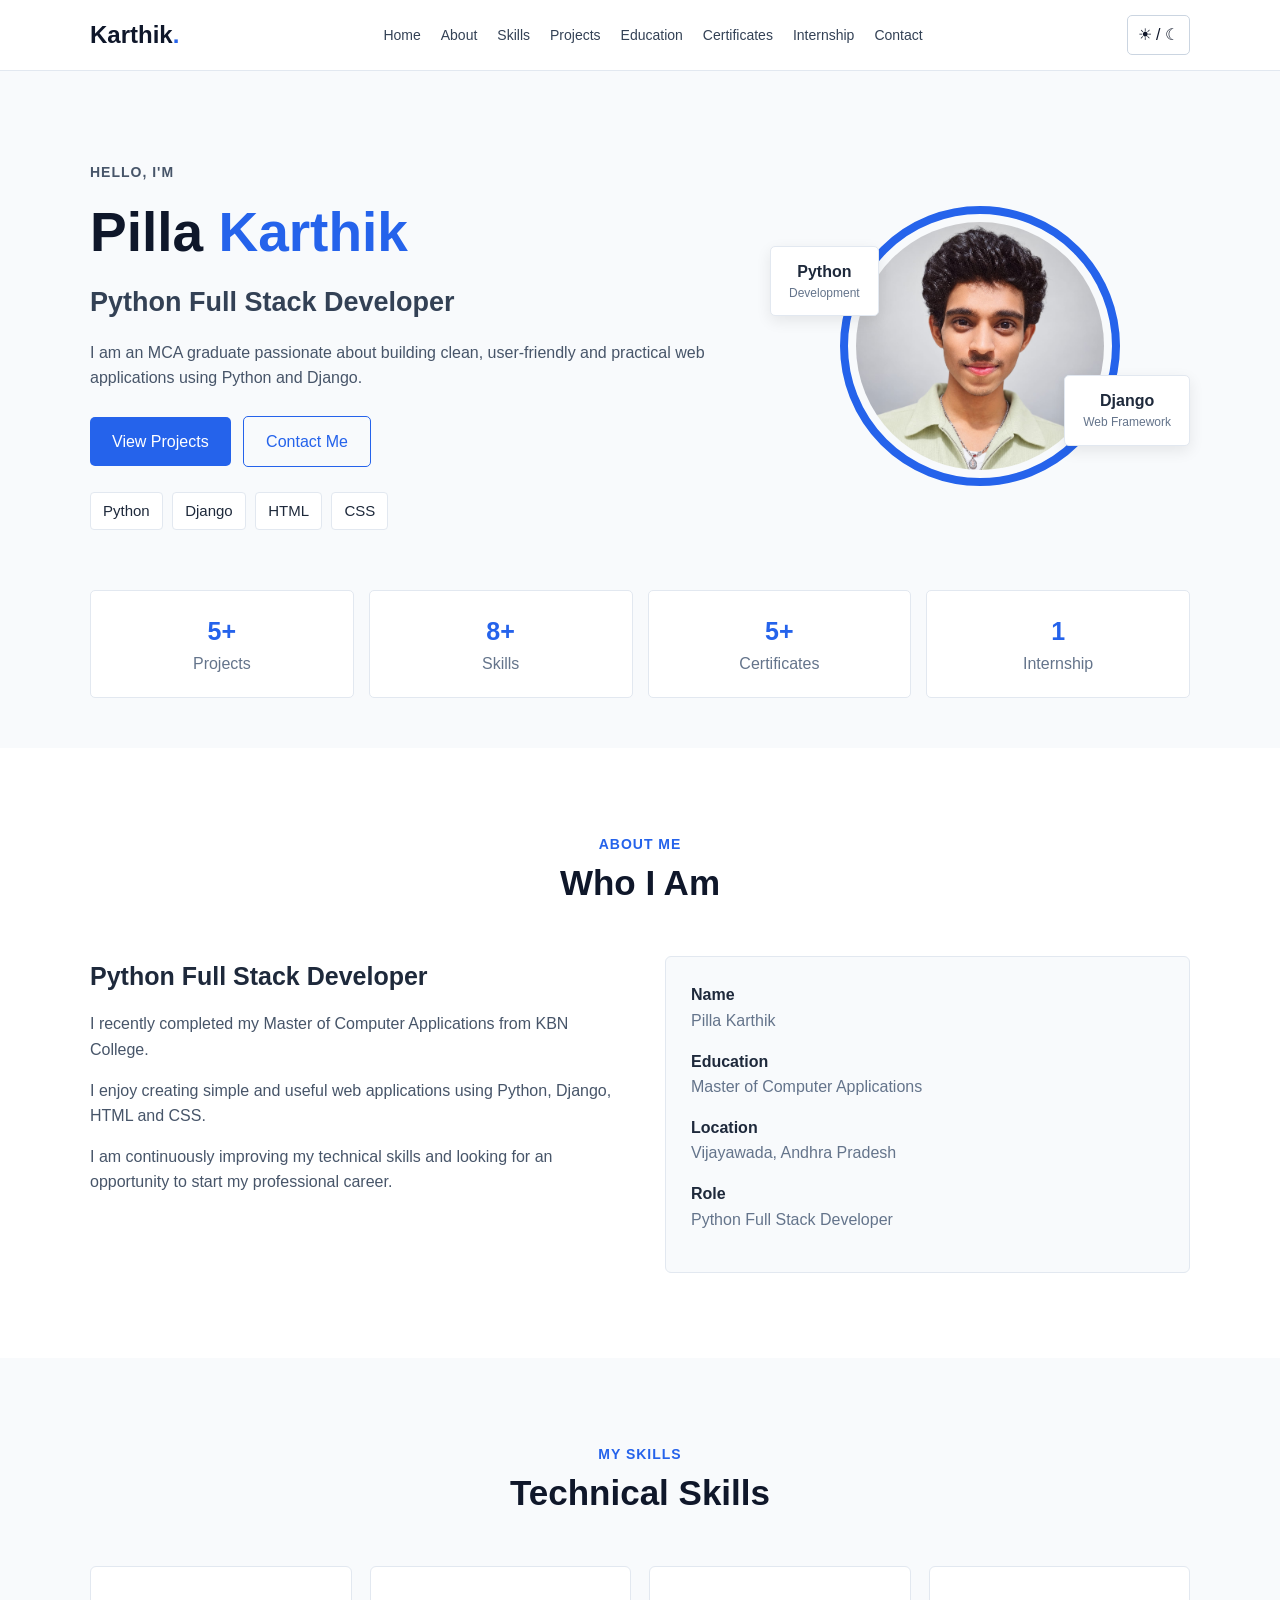
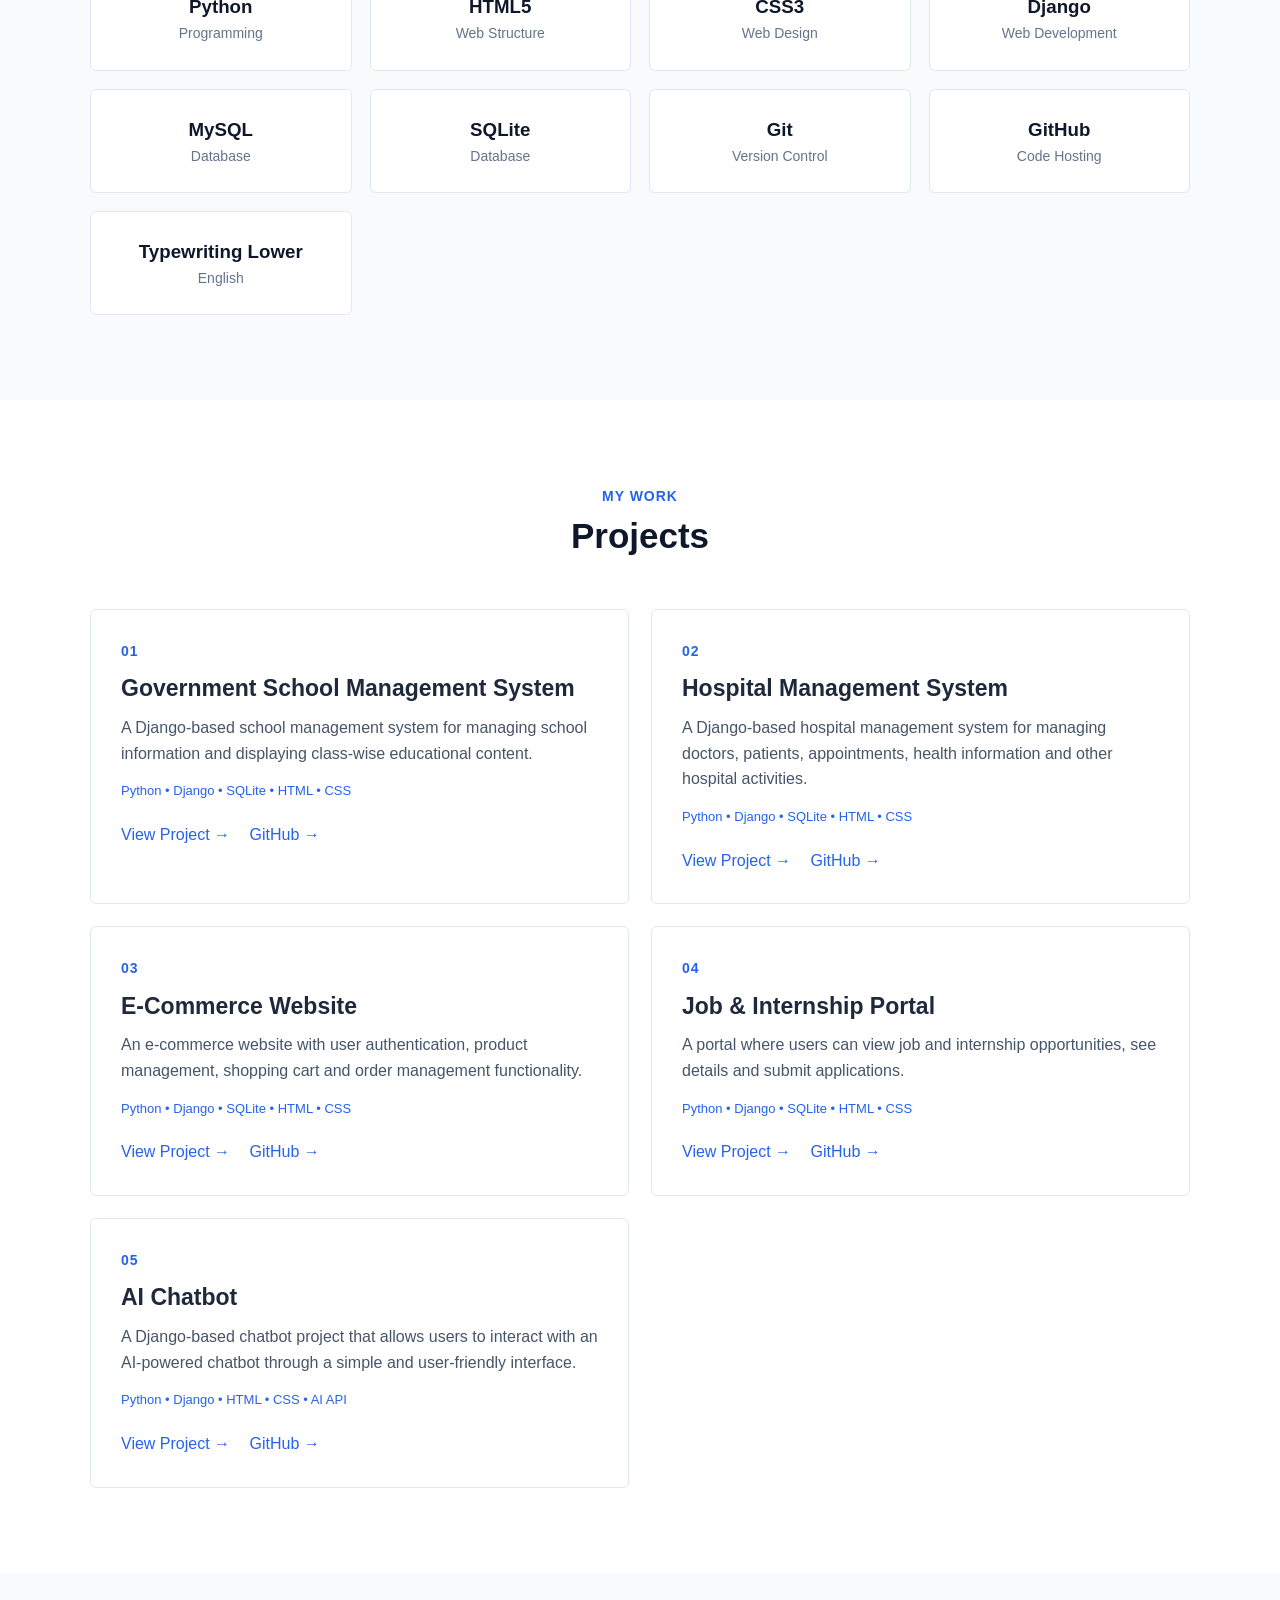
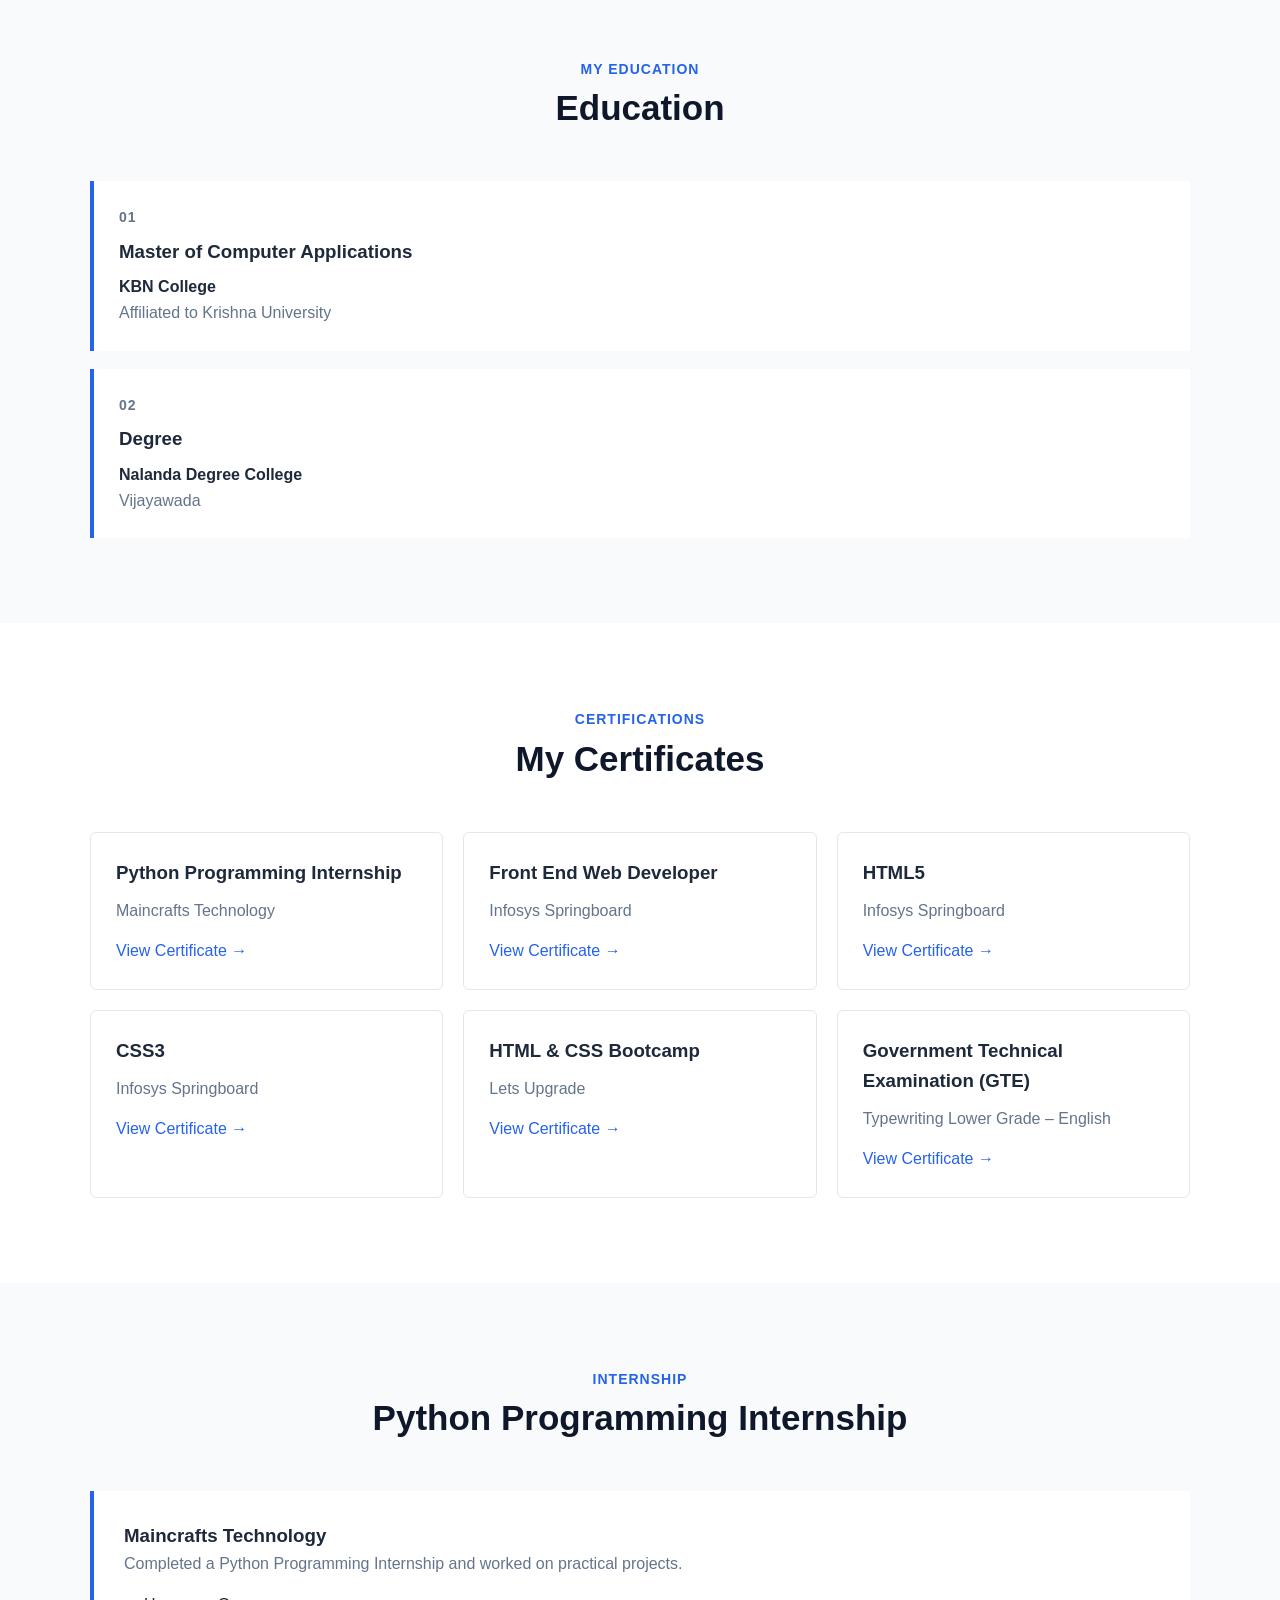
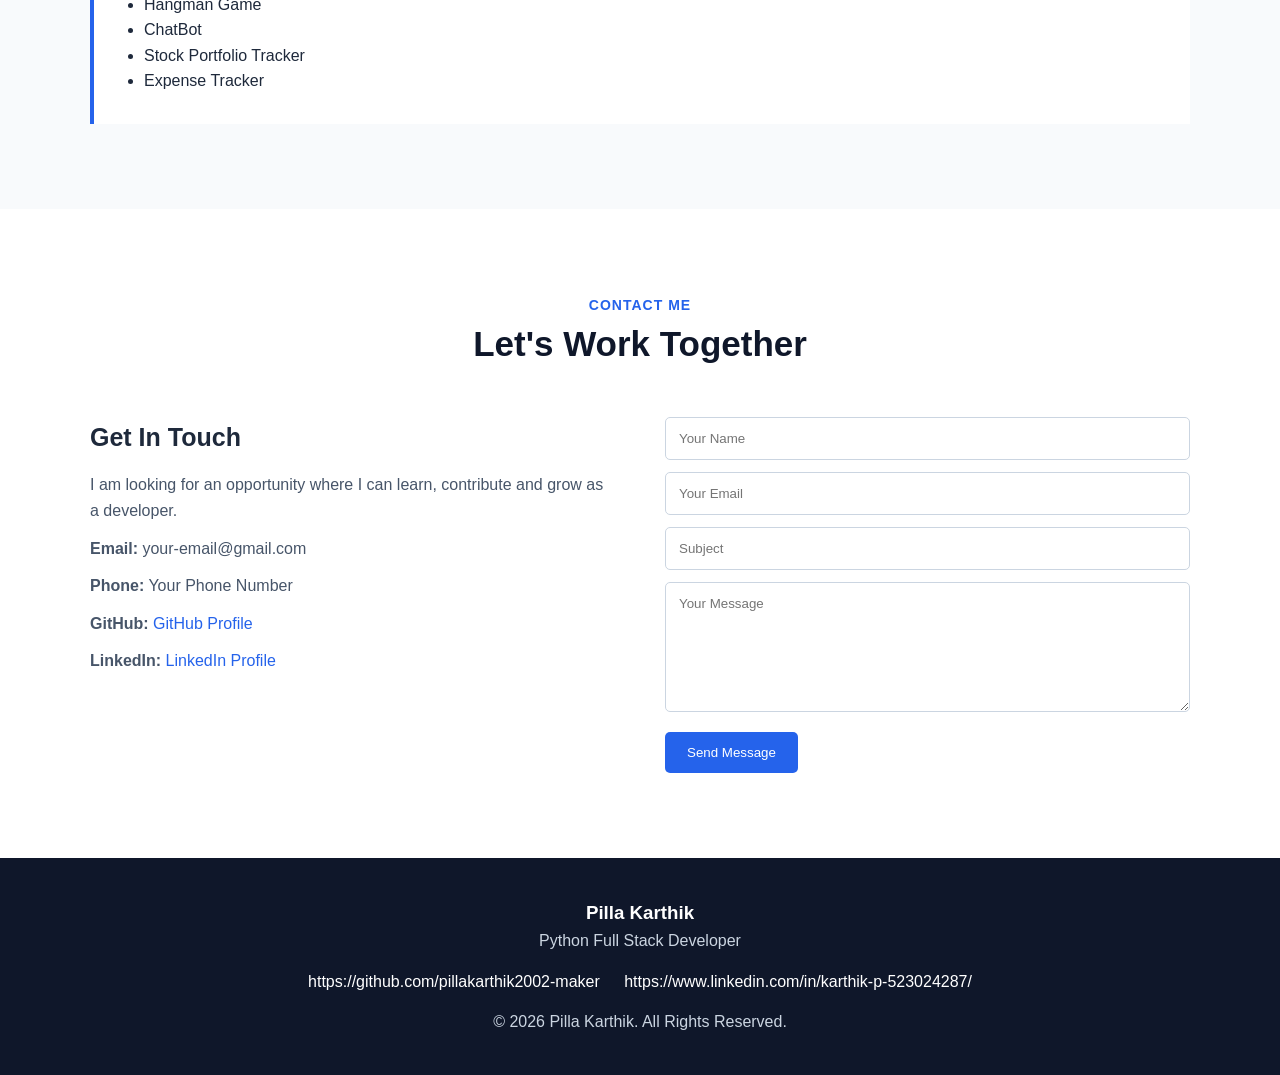
<file: index.html>
<!DOCTYPE html>
<html lang="en">

<head>
    <meta charset="UTF-8">
    <meta name="viewport" content="width=device-width, initial-scale=1.0">

    <title>Pilla Karthik | Python Full Stack Developer</title>

    <link rel="stylesheet" href="style.css">
</head>

<body>

    <!-- Dark and Light Theme -->
    <input type="checkbox" id="theme" style="display:none;">

    <div class="website">

        <!-- Header -->
        <header>
            <div class="container navbar">

                <div class="logo">
                    <h2>Karthik<span>.</span></h2>
                </div>

                <input type="checkbox" id="menu" style="display:none;">

                <label for="menu" class="menu-button">
                    ☰
                </label>

                <nav>
                    <a href="#home" onclick="document.getElementById('menu').checked=false;">Home</a>

                    <a href="#about" onclick="document.getElementById('menu').checked=false;">About</a>

                    <a href="#skills" onclick="document.getElementById('menu').checked=false;">Skills</a>

                    <a href="#projects" onclick="document.getElementById('menu').checked=false;">Projects</a>

                    <a href="#education" onclick="document.getElementById('menu').checked=false;">Education</a>

                    <a href="#certifications" onclick="document.getElementById('menu').checked=false;">Certificates</a>

                    <a href="#internship" onclick="document.getElementById('menu').checked=false;">Internship</a>

                    <a href="#contact" onclick="document.getElementById('menu').checked=false;">Contact</a>
                </nav>

                <label for="theme" class="theme-button">
                    ☀ / ☾
                </label>

            </div>
        </header>


        <!-- Hero Section -->
        <section id="home" class="hero">

            <div class="container hero-content">

                <div class="hero-text">

                    <p class="small-heading">
                        HELLO, I'M
                    </p>

                    <h1>
                        Pilla <span>Karthik</span>
                    </h1>

                    <h2>
                        Python Full Stack Developer
                    </h2>

                    <p>
                        I am an MCA graduate passionate about building
                        clean, user-friendly and practical web applications
                        using Python and Django.
                    </p>

                    <div class="buttons">

                        <a href="#projects" class="button">
                            View Projects
                        </a>

                        <a href="#contact" class="button button-light">
                            Contact Me
                        </a>

                    </div>

                    <div class="technology">

                        <span>Python</span>
                        <span>Django</span>
                        <span>HTML</span>
                        <span>CSS</span>

                    </div>

                </div>


                <div class="hero-image">

                    <div class="profile-circle">

                        <img src="profile.jpg" alt="Pilla Karthik">

                    </div>

                    <div class="small-card python-card">
                        <strong>Python</strong>
                        <p>Development</p>
                    </div>

                    <div class="small-card django-card">
                        <strong>Django</strong>
                        <p>Web Framework</p>
                    </div>

                </div>

            </div>


            <!-- Hero Statistics -->
            <div class="container statistics">

                <div class="stat">
                    <h3>5+</h3>
                    <p>Projects</p>
                </div>

                <div class="stat">
                    <h3>8+</h3>
                    <p>Skills</p>
                </div>

                <div class="stat">
                    <h3>5+</h3>
                    <p>Certificates</p>
                </div>

                <div class="stat">
                    <h3>1</h3>
                    <p>Internship</p>
                </div>

            </div>

        </section>


        <!-- About Section -->
        <section id="about" class="section">

            <div class="container">

                <div class="section-title">

                    <p>ABOUT ME</p>

                    <h2>Who I Am</h2>

                </div>


                <div class="about-content">

                    <div class="about-text">

                        <h3>
                            Python Full Stack Developer
                        </h3>

                        <p>
                            I recently completed my Master of Computer
                            Applications from KBN College.
                        </p>

                        <p>
                            I enjoy creating simple and useful web
                            applications using Python, Django, HTML
                            and CSS.
                        </p>

                        <p>
                            I am continuously improving my technical
                            skills and looking for an opportunity to
                            start my professional career.
                        </p>

                    </div>


                    <div class="about-info">

                        <div>
                            <strong>Name</strong>
                            <p>Pilla Karthik</p>
                        </div>

                        <div>
                            <strong>Education</strong>
                            <p>Master of Computer Applications</p>
                        </div>

                        <div>
                            <strong>Location</strong>
                            <p>Vijayawada, Andhra Pradesh</p>
                        </div>

                        <div>
                            <strong>Role</strong>
                            <p>Python Full Stack Developer</p>
                        </div>

                    </div>

                </div>

            </div>

        </section>


        <!-- Skills Section -->
        <section id="skills" class="section gray">

            <div class="container">

                <div class="section-title">

                    <p>MY SKILLS</p>

                    <h2>Technical Skills</h2>

                </div>


                <div class="skills">

                    <div class="skill">
                        <h3>Python</h3>
                        <p>Programming</p>
                    </div>

                    <div class="skill">
                        <h3>HTML5</h3>
                        <p>Web Structure</p>
                    </div>

                    <div class="skill">
                        <h3>CSS3</h3>
                        <p>Web Design</p>
                    </div>

                    <div class="skill">
                        <h3>Django</h3>
                        <p>Web Development</p>
                    </div>

                    <div class="skill">
                        <h3>MySQL</h3>
                        <p>Database</p>
                    </div>

                    <div class="skill">
                        <h3>SQLite</h3>
                        <p>Database</p>
                    </div>

                    <div class="skill">
                        <h3>Git</h3>
                        <p>Version Control</p>
                    </div>

                    <div class="skill">
                        <h3>GitHub</h3>
                        <p>Code Hosting</p>
                    </div>
                    <div class="skill">
                        <h3>Typewriting Lower</h3>
                        <p>English</p>
                    </div>

                </div>

            </div>

        </section>


        <!-- Projects Section -->
        <!-- Projects Section -->
        <section id="projects" class="section">

            <div class="container">

                <div class="section-title">

                    <p>MY WORK</p>

                    <h2>Projects</h2>

                </div>


                <div class="projects">

                    <!-- Project 1 -->
                    <div class="project">

                        <p class="number">01</p>

                        <h3>
                            Government School Management System
                        </h3>

                        <p>
                            A Django-based school management system for
                            managing school information and displaying
                            class-wise educational content.
                        </p>

                        <p class="tools">
                            Python • Django • SQLite • HTML • CSS
                        </p>

                        <div class="project-links">

                            <a href="#">
                                View Project →
                            </a>

                            <a href="https://github.com/pillakarthik2002-maker/government-school-management-system"
                                target="_blank">
                                GitHub →
                            </a>

                        </div>

                    </div>


                    <!-- Project 2 -->
                    <div class="project">

                        <p class="number">02</p>

                        <h3>
                            Hospital Management System
                        </h3>

                        <p>
                            A Django-based hospital management system
                            for managing doctors, patients, appointments,
                            health information and other hospital activities.
                        </p>

                        <p class="tools">
                            Python • Django • SQLite • HTML • CSS
                        </p>

                        <div class="project-links">

                            <a href="#">
                                View Project →
                            </a>

                            <a href="https://github.com/pillakarthik2002-maker/hospital-management-system"
                                target="_blank">
                                GitHub →
                            </a>

                        </div>

                    </div>


                    <!-- Project 3 -->
                    <div class="project">

                        <p class="number">03</p>

                        <h3>
                            E-Commerce Website
                        </h3>

                        <p>
                            An e-commerce website with user authentication,
                            product management, shopping cart and
                            order management functionality.
                        </p>

                        <p class="tools">
                            Python • Django • SQLite • HTML • CSS
                        </p>

                        <div class="project-links">

                            <a href="#">
                                View Project →
                            </a>

                            <a href="https://github.com/pillakarthik2002-maker/ecommerce-project" target="_blank">
                                GitHub →
                            </a>

                        </div>

                    </div>


                    <!-- Project 4 -->
                    <div class="project">

                        <p class="number">04</p>

                        <h3>
                            Job & Internship Portal
                        </h3>

                        <p>
                            A portal where users can view job and internship
                            opportunities, see details and submit applications.
                        </p>

                        <p class="tools">
                            Python • Django • SQLite • HTML • CSS
                        </p>

                        <div class="project-links">

                            <a href="#">
                                View Project →
                            </a>

                            <a href="https://github.com/pillakarthik2002-maker/job-portal" target="_blank">
                                GitHub →
                            </a>

                        </div>

                    </div>


                    <!-- Project 5 -->
                    <div class="project">

                        <p class="number">05</p>

                        <h3>
                            AI Chatbot
                        </h3>

                        <p>
                            A Django-based chatbot project that allows
                            users to interact with an AI-powered chatbot
                            through a simple and user-friendly interface.
                        </p>

                        <p class="tools">
                            Python • Django • HTML • CSS • AI API
                        </p>

                        <div class="project-links">

                            <a href="#">
                                View Project →
                            </a>

                            <a href="#" target="_blank">
                                GitHub →
                            </a>

                        </div>

                    </div>

                </div>

            </div>

        </section>


        <!-- Education Section -->
        <section id="education" class="section gray">

            <div class="container">

                <div class="section-title">

                    <p>MY EDUCATION</p>

                    <h2>Education</h2>

                </div>


                <div class="education">

                    <div class="education-card">

                        <p class="number">
                            01
                        </p>

                        <h3>
                            Master of Computer Applications
                        </h3>

                        <h4>
                            KBN College
                        </h4>

                        <p>
                            Affiliated to Krishna University
                        </p>

                    </div>


                    <div class="education-card">

                        <p class="number">
                            02
                        </p>

                        <h3>
                            Degree
                        </h3>

                        <h4>
                            Nalanda Degree College
                        </h4>

                        <p>
                            Vijayawada
                        </p>

                    </div>

                </div>

            </div>

        </section>


        <!-- Certifications -->
        <section id="certifications" class="section">

            <div class="container">

                <div class="section-title">

                    <p>CERTIFICATIONS</p>

                    <h2>My Certificates</h2>

                </div>


                <div class="certificates">

                    <div class="certificate">

                        <h3>
                            Python Programming Internship
                        </h3>

                        <p>
                            Maincrafts Technology
                        </p>

                        <a href="#">
                            View Certificate →
                        </a>

                    </div>


                    <div class="certificate">

                        <h3>
                            Front End Web Developer
                        </h3>

                        <p>
                            Infosys Springboard
                        </p>

                        <a href="#">
                            View Certificate →
                        </a>

                    </div>


                    <div class="certificate">

                        <h3>
                            HTML5
                        </h3>

                        <p>
                            Infosys Springboard
                        </p>

                        <a href="#">
                            View Certificate →
                        </a>

                    </div>


                    <div class="certificate">

                        <h3>
                            CSS3
                        </h3>

                        <p>
                            Infosys Springboard
                        </p>

                        <a href="#">
                            View Certificate →
                        </a>

                    </div>


                    <div class="certificate">

                        <h3>
                            HTML & CSS Bootcamp
                        </h3>

                        <p>
                            Lets Upgrade
                        </p>

                        <a href="#">
                            View Certificate →
                        </a>

                    </div>
                    <div class="certificate">
                        <h3>
                            Government Technical Examination (GTE)
                        </h3>
                        <p>
                            Typewriting Lower Grade – English
                        </p>
                        <a href="#">
                            View Certificate →
                        </a>
                    </div>

                </div>

            </div>

        </section>


        <!-- Internship -->
        <section id="internship" class="section gray">

            <div class="container">

                <div class="section-title">

                    <p>INTERNSHIP</p>

                    <h2>Python Programming Internship</h2>

                </div>


                <div class="internship">

                    <h3>
                        Maincrafts Technology
                    </h3>

                    <p>
                        Completed a Python Programming Internship
                        and worked on practical projects.
                    </p>

                    <ul>
                        <li>Hangman Game</li>
                        <li>ChatBot</li>
                        <li>Stock Portfolio Tracker</li>
                        <li>Expense Tracker</li>
                    </ul>

                </div>

            </div>

        </section>


        <!-- Contact -->
        <section id="contact" class="section">

            <div class="container">

                <div class="section-title">

                    <p>CONTACT ME</p>

                    <h2>Let's Work Together</h2>

                </div>


                <div class="contact">

                    <div class="contact-info">

                        <h3>
                            Get In Touch
                        </h3>

                        <p>
                            I am looking for an opportunity where
                            I can learn, contribute and grow as
                            a developer.
                        </p>

                        <p>
                            <strong>Email:</strong>
                            your-email@gmail.com
                        </p>

                        <p>
                            <strong>Phone:</strong>
                            Your Phone Number
                        </p>

                        <p>
                            <strong>GitHub:</strong>
                            <a href="https://github.com/pillakarthik2002-maker" target="_blank">
                                GitHub Profile
                            </a>
                        </p>

                        <p>
                            <strong>LinkedIn:</strong>
                            <a href="https://www.linkedin.com/in/karthik-p-523024287/" target="_blank">
                                LinkedIn Profile
                            </a>
                        </p>

                    </div>


                    <form>

                        <input type="text" placeholder="Your Name">

                        <input type="email" placeholder="Your Email">

                        <input type="text" placeholder="Subject">

                        <textarea placeholder="Your Message"></textarea>

                        <button type="submit">
                            Send Message
                        </button>

                    </form>

                </div>

            </div>

        </section>


        <!-- Footer -->
        <footer>

            <div class="container">

                <h3>
                    Pilla Karthik
                </h3>

                <p>
                    Python Full Stack Developer
                </p>

                <div class="footer-links">

                    <a href="https://github.com/pillakarthik2002-maker" target="_blank">
                        https://github.com/pillakarthik2002-maker
                    </a>

                    <a href="https://www.linkedin.com/in/karthik-p-523024287/" target="_blank">
                        https://www.linkedin.com/in/karthik-p-523024287/
                    </a>

                </div>

                <p>
                    © 2026 Pilla Karthik. All Rights Reserved.
                </p>

            </div>

        </footer>

    </div>

</body>

</html>
</file>
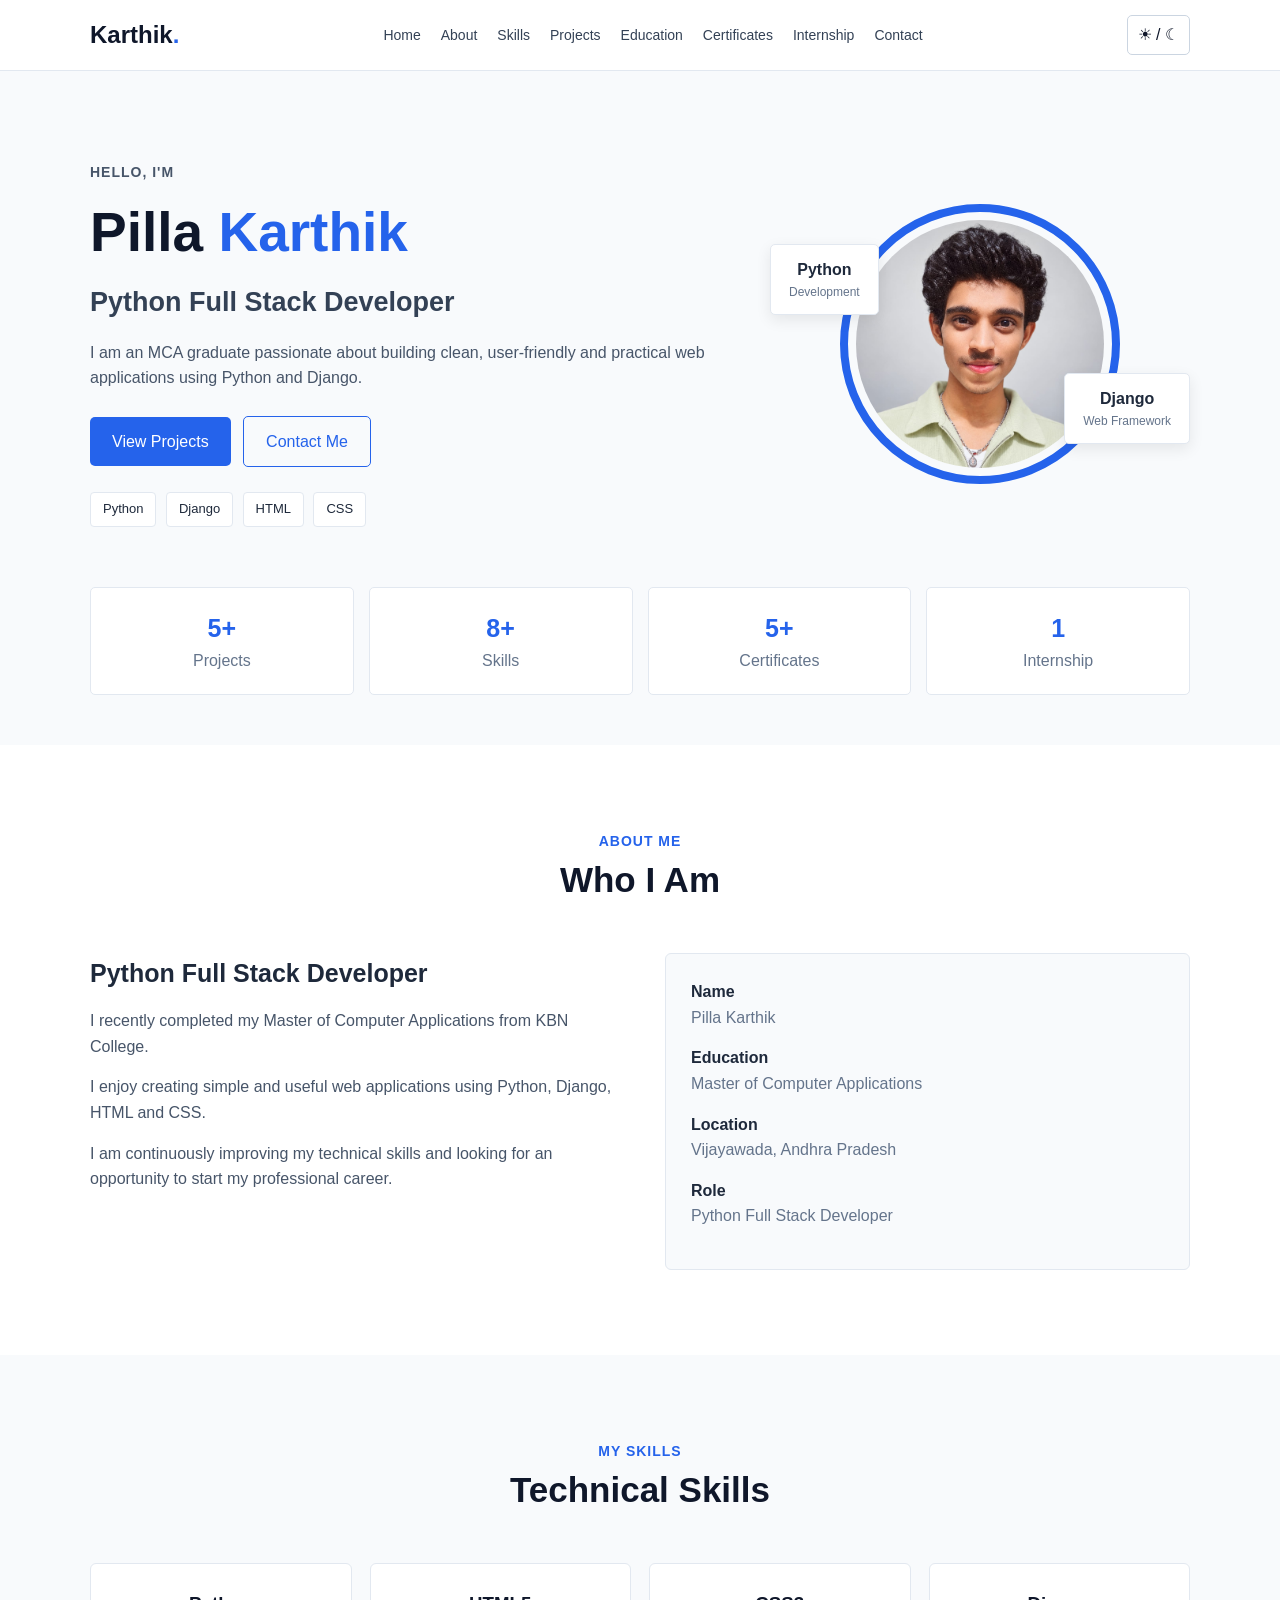
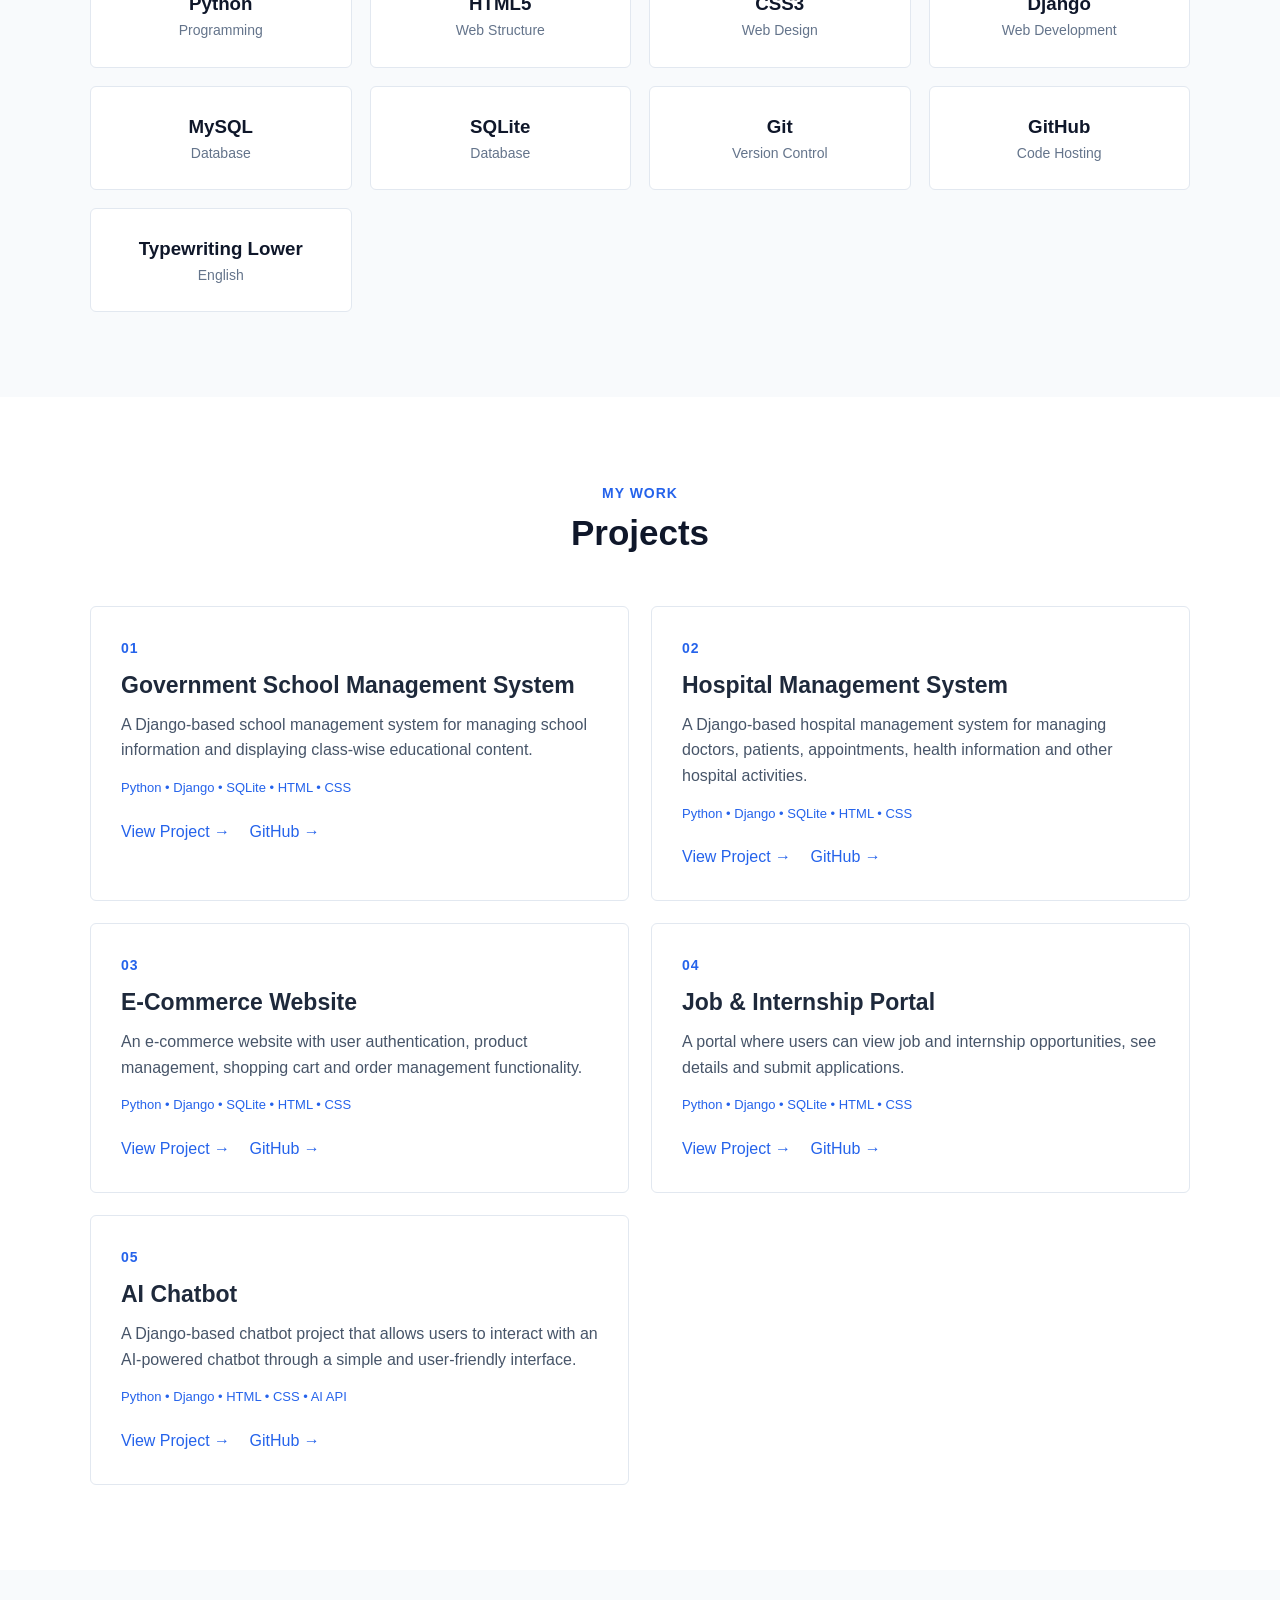
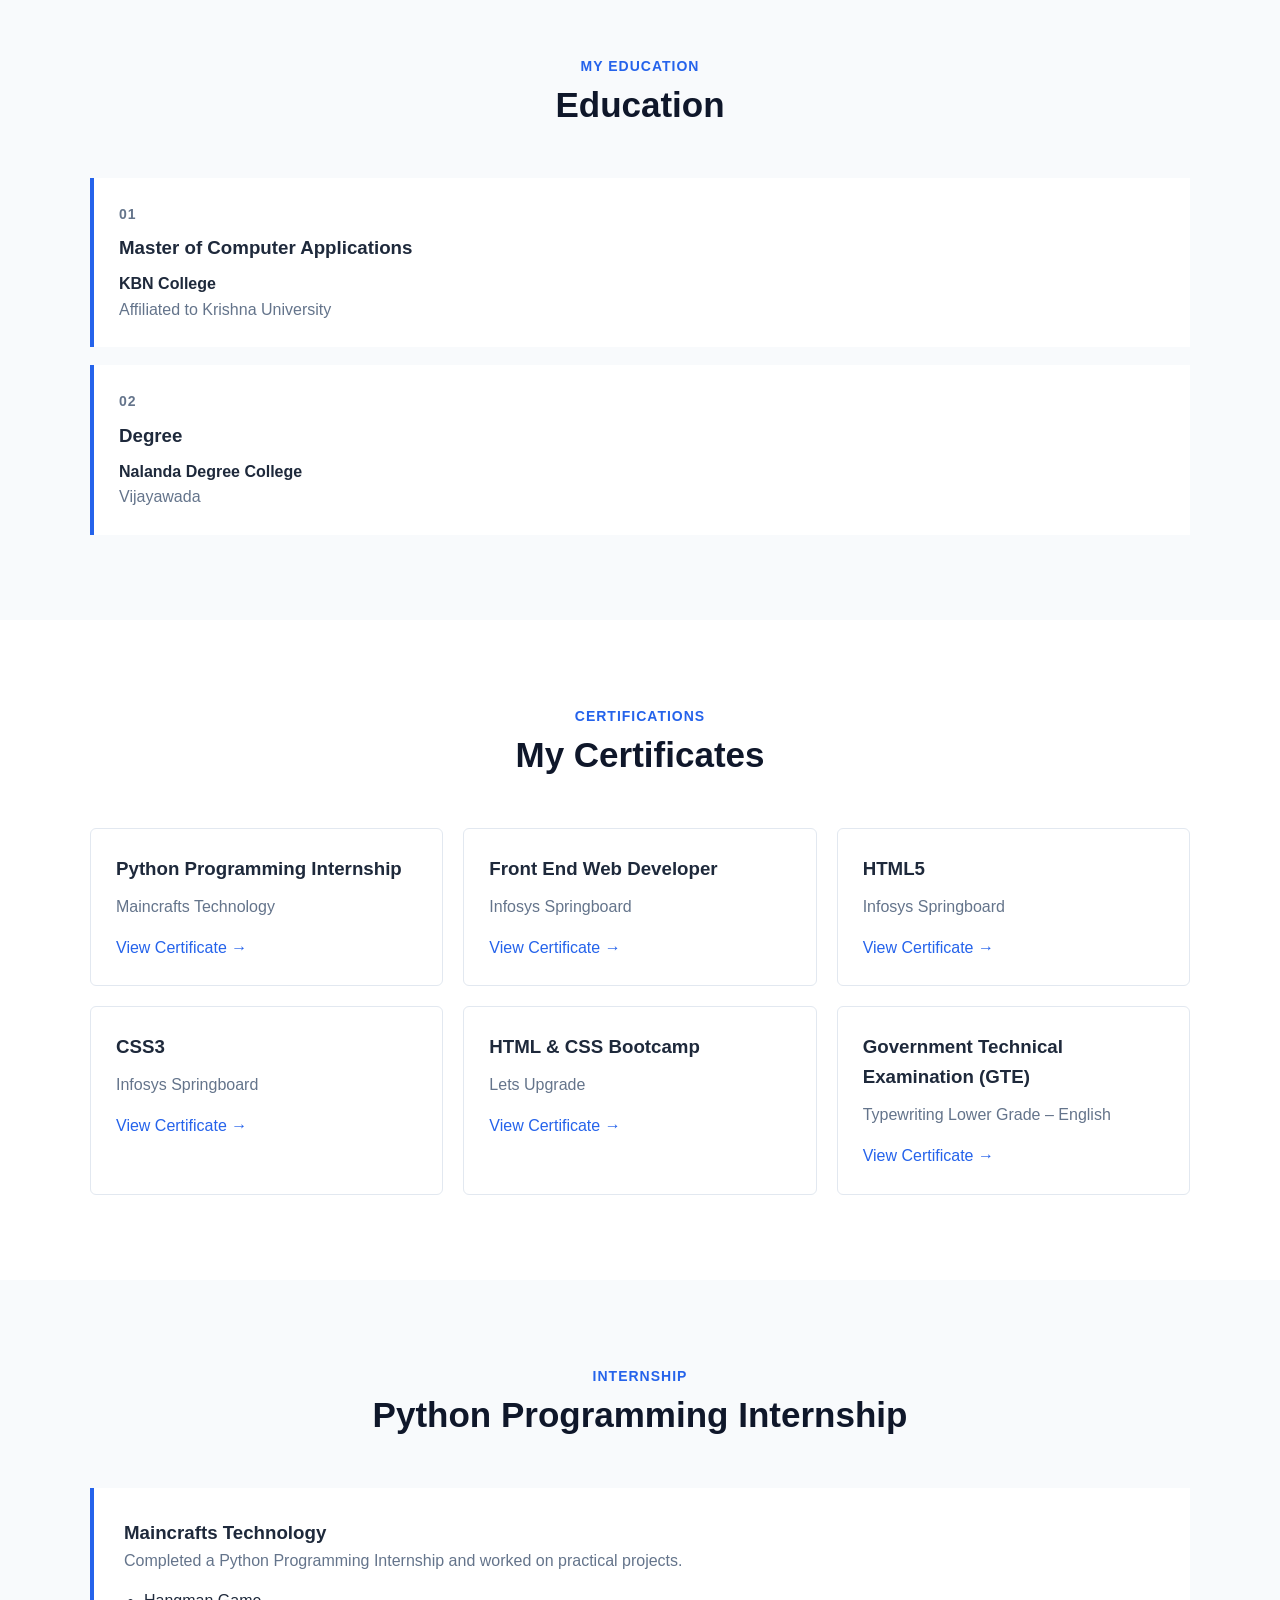
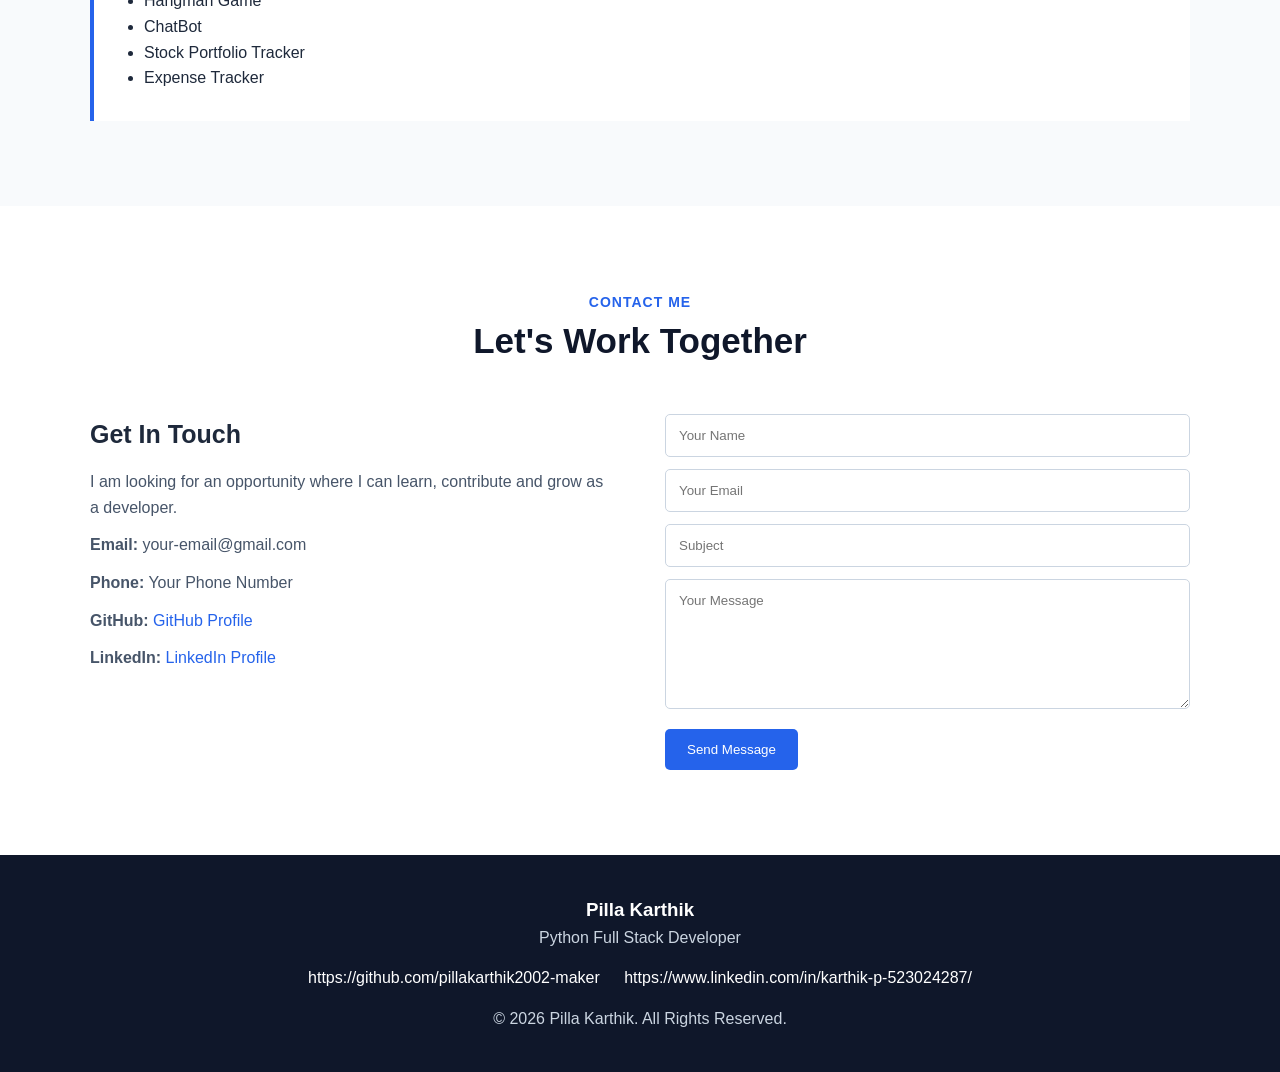
<file: pilla-karthik-portfolio/portfolio/index.html>
<!DOCTYPE html>
<html lang="en">

<head>
    <meta charset="UTF-8">
    <meta name="viewport" content="width=device-width, initial-scale=1.0">

    <title>Pilla Karthik | Python Full Stack Developer</title>

    <link rel="stylesheet" href="style.css">
</head>

<body>

    <!-- Dark and Light Theme -->
    <input type="checkbox" id="theme">

    <div class="website">

        <!-- Header -->
        <header>
            <div class="container navbar">

                <div class="logo">
                    <h2>Karthik<span>.</span></h2>
                </div>

                <input type="checkbox" id="menu">

                <label for="menu" class="menu-button">
                    ☰
                </label>

                <nav>
                    <a href="#home">Home</a>
                    <a href="#about">About</a>
                    <a href="#skills">Skills</a>
                    <a href="#projects">Projects</a>
                    <a href="#education">Education</a>
                    <a href="#certifications">Certificates</a>
                    <a href="#internship">Internship</a>
                    <a href="#contact">Contact</a>
                </nav>

                <label for="theme" class="theme-button">
                    ☀ / ☾
                </label>

            </div>
        </header>


        <!-- Hero Section -->
        <section id="home" class="hero">

            <div class="container hero-content">

                <div class="hero-text">

                    <p class="small-heading">
                        HELLO, I'M
                    </p>

                    <h1>
                        Pilla <span>Karthik</span>
                    </h1>

                    <h2>
                        Python Full Stack Developer
                    </h2>

                    <p>
                        I am an MCA graduate passionate about building
                        clean, user-friendly and practical web applications
                        using Python and Django.
                    </p>

                    <div class="buttons">

                        <a href="#projects" class="button">
                            View Projects
                        </a>

                        <a href="#contact" class="button button-light">
                            Contact Me
                        </a>

                    </div>

                    <div class="technology">

                        <span>Python</span>
                        <span>Django</span>
                        <span>HTML</span>
                        <span>CSS</span>

                    </div>

                </div>


                <div class="hero-image">

                    <div class="profile-circle">

                        <img src="images/profile.jpg" alt="Pilla Karthik">

                    </div>

                    <div class="small-card python-card">
                        <strong>Python</strong>
                        <p>Development</p>
                    </div>

                    <div class="small-card django-card">
                        <strong>Django</strong>
                        <p>Web Framework</p>
                    </div>

                </div>

            </div>


            <!-- Hero Statistics -->
            <div class="container statistics">

                <div class="stat">
                    <h3>5+</h3>
                    <p>Projects</p>
                </div>

                <div class="stat">
                    <h3>8+</h3>
                    <p>Skills</p>
                </div>

                <div class="stat">
                    <h3>5+</h3>
                    <p>Certificates</p>
                </div>

                <div class="stat">
                    <h3>1</h3>
                    <p>Internship</p>
                </div>

            </div>

        </section>


        <!-- About Section -->
        <section id="about" class="section">

            <div class="container">

                <div class="section-title">

                    <p>ABOUT ME</p>

                    <h2>Who I Am</h2>

                </div>


                <div class="about-content">

                    <div class="about-text">

                        <h3>
                            Python Full Stack Developer
                        </h3>

                        <p>
                            I recently completed my Master of Computer
                            Applications from KBN College.
                        </p>

                        <p>
                            I enjoy creating simple and useful web
                            applications using Python, Django, HTML
                            and CSS.
                        </p>

                        <p>
                            I am continuously improving my technical
                            skills and looking for an opportunity to
                            start my professional career.
                        </p>

                    </div>


                    <div class="about-info">

                        <div>
                            <strong>Name</strong>
                            <p>Pilla Karthik</p>
                        </div>

                        <div>
                            <strong>Education</strong>
                            <p>Master of Computer Applications</p>
                        </div>

                        <div>
                            <strong>Location</strong>
                            <p>Vijayawada, Andhra Pradesh</p>
                        </div>

                        <div>
                            <strong>Role</strong>
                            <p>Python Full Stack Developer</p>
                        </div>

                    </div>

                </div>

            </div>

        </section>


        <!-- Skills Section -->
        <section id="skills" class="section gray">

            <div class="container">

                <div class="section-title">

                    <p>MY SKILLS</p>

                    <h2>Technical Skills</h2>

                </div>


                <div class="skills">

                    <div class="skill">
                        <h3>Python</h3>
                        <p>Programming</p>
                    </div>

                    <div class="skill">
                        <h3>HTML5</h3>
                        <p>Web Structure</p>
                    </div>

                    <div class="skill">
                        <h3>CSS3</h3>
                        <p>Web Design</p>
                    </div>

                    <div class="skill">
                        <h3>Django</h3>
                        <p>Web Development</p>
                    </div>

                    <div class="skill">
                        <h3>MySQL</h3>
                        <p>Database</p>
                    </div>

                    <div class="skill">
                        <h3>SQLite</h3>
                        <p>Database</p>
                    </div>

                    <div class="skill">
                        <h3>Git</h3>
                        <p>Version Control</p>
                    </div>

                    <div class="skill">
                        <h3>GitHub</h3>
                        <p>Code Hosting</p>
                    </div>
                    <div class="skill">
                        <h3>Typewriting Lower</h3>
                        <p>English</p>
                    </div>

                </div>

            </div>

        </section>


        <!-- Projects Section -->
        <!-- Projects Section -->
        <section id="projects" class="section">

            <div class="container">

                <div class="section-title">

                    <p>MY WORK</p>

                    <h2>Projects</h2>

                </div>


                <div class="projects">

                    <!-- Project 1 -->
                    <div class="project">

                        <p class="number">01</p>

                        <h3>
                            Government School Management System
                        </h3>

                        <p>
                            A Django-based school management system for
                            managing school information and displaying
                            class-wise educational content.
                        </p>

                        <p class="tools">
                            Python • Django • SQLite • HTML • CSS
                        </p>

                        <div class="project-links">

                            <a href="#">
                                View Project →
                            </a>

                            <a href="https://github.com/pillakarthik2002-maker/government-school-management-system"
                                target="_blank">
                                GitHub →
                            </a>

                        </div>

                    </div>


                    <!-- Project 2 -->
                    <div class="project">

                        <p class="number">02</p>

                        <h3>
                            Hospital Management System
                        </h3>

                        <p>
                            A Django-based hospital management system
                            for managing doctors, patients, appointments,
                            health information and other hospital activities.
                        </p>

                        <p class="tools">
                            Python • Django • SQLite • HTML • CSS
                        </p>

                        <div class="project-links">

                            <a href="#">
                                View Project →
                            </a>

                            <a href="https://github.com/pillakarthik2002-maker/hospital-management-system"
                                target="_blank">
                                GitHub →
                            </a>

                        </div>

                    </div>


                    <!-- Project 3 -->
                    <div class="project">

                        <p class="number">03</p>

                        <h3>
                            E-Commerce Website
                        </h3>

                        <p>
                            An e-commerce website with user authentication,
                            product management, shopping cart and
                            order management functionality.
                        </p>

                        <p class="tools">
                            Python • Django • SQLite • HTML • CSS
                        </p>

                        <div class="project-links">

                            <a href="#">
                                View Project →
                            </a>

                            <a href="https://github.com/pillakarthik2002-maker/ecommerce-project" target="_blank">
                                GitHub →
                            </a>

                        </div>

                    </div>


                    <!-- Project 4 -->
                    <div class="project">

                        <p class="number">04</p>

                        <h3>
                            Job & Internship Portal
                        </h3>

                        <p>
                            A portal where users can view job and internship
                            opportunities, see details and submit applications.
                        </p>

                        <p class="tools">
                            Python • Django • SQLite • HTML • CSS
                        </p>

                        <div class="project-links">

                            <a href="#">
                                View Project →
                            </a>

                            <a href="https://github.com/pillakarthik2002-maker/job-portal" target="_blank">
                                GitHub →
                            </a>

                        </div>

                    </div>


                    <!-- Project 5 -->
                    <div class="project">

                        <p class="number">05</p>

                        <h3>
                            AI Chatbot
                        </h3>

                        <p>
                            A Django-based chatbot project that allows
                            users to interact with an AI-powered chatbot
                            through a simple and user-friendly interface.
                        </p>

                        <p class="tools">
                            Python • Django • HTML • CSS • AI API
                        </p>

                        <div class="project-links">

                            <a href="#">
                                View Project →
                            </a>

                            <a href="#" target="_blank">
                                GitHub →
                            </a>

                        </div>

                    </div>

                </div>

            </div>

        </section>


        <!-- Education Section -->
        <section id="education" class="section gray">

            <div class="container">

                <div class="section-title">

                    <p>MY EDUCATION</p>

                    <h2>Education</h2>

                </div>


                <div class="education">

                    <div class="education-card">

                        <p class="number">
                            01
                        </p>

                        <h3>
                            Master of Computer Applications
                        </h3>

                        <h4>
                            KBN College
                        </h4>

                        <p>
                            Affiliated to Krishna University
                        </p>

                    </div>


                    <div class="education-card">

                        <p class="number">
                            02
                        </p>

                        <h3>
                            Degree
                        </h3>

                        <h4>
                            Nalanda Degree College
                        </h4>

                        <p>
                            Vijayawada
                        </p>

                    </div>

                </div>

            </div>

        </section>


        <!-- Certifications -->
        <section id="certifications" class="section">

            <div class="container">

                <div class="section-title">

                    <p>CERTIFICATIONS</p>

                    <h2>My Certificates</h2>

                </div>


                <div class="certificates">

                    <div class="certificate">

                        <h3>
                            Python Programming Internship
                        </h3>

                        <p>
                            Maincrafts Technology
                        </p>

                        <a href="#">
                            View Certificate →
                        </a>

                    </div>


                    <div class="certificate">

                        <h3>
                            Front End Web Developer
                        </h3>

                        <p>
                            Infosys Springboard
                        </p>

                        <a href="#">
                            View Certificate →
                        </a>

                    </div>


                    <div class="certificate">

                        <h3>
                            HTML5
                        </h3>

                        <p>
                            Infosys Springboard
                        </p>

                        <a href="#">
                            View Certificate →
                        </a>

                    </div>


                    <div class="certificate">

                        <h3>
                            CSS3
                        </h3>

                        <p>
                            Infosys Springboard
                        </p>

                        <a href="#">
                            View Certificate →
                        </a>

                    </div>


                    <div class="certificate">

                        <h3>
                            HTML & CSS Bootcamp
                        </h3>

                        <p>
                            Lets Upgrade
                        </p>

                        <a href="#">
                            View Certificate →
                        </a>

                    </div>
                    <div class="certificate">
                        <h3>
                            Government Technical Examination (GTE)
                        </h3>
                        <p>
                            Typewriting Lower Grade – English
                        </p>
                        <a href="#">
                            View Certificate →
                        </a>
                    </div>

                </div>

            </div>

        </section>


        <!-- Internship -->
        <section id="internship" class="section gray">

            <div class="container">

                <div class="section-title">

                    <p>INTERNSHIP</p>

                    <h2>Python Programming Internship</h2>

                </div>


                <div class="internship">

                    <h3>
                        Maincrafts Technology
                    </h3>

                    <p>
                        Completed a Python Programming Internship
                        and worked on practical projects.
                    </p>

                    <ul>
                        <li>Hangman Game</li>
                        <li>ChatBot</li>
                        <li>Stock Portfolio Tracker</li>
                        <li>Expense Tracker</li>
                    </ul>

                </div>

            </div>

        </section>


        <!-- Contact -->
        <section id="contact" class="section">

            <div class="container">

                <div class="section-title">

                    <p>CONTACT ME</p>

                    <h2>Let's Work Together</h2>

                </div>


                <div class="contact">

                    <div class="contact-info">

                        <h3>
                            Get In Touch
                        </h3>

                        <p>
                            I am looking for an opportunity where
                            I can learn, contribute and grow as
                            a developer.
                        </p>

                        <p>
                            <strong>Email:</strong>
                            your-email@gmail.com
                        </p>

                        <p>
                            <strong>Phone:</strong>
                            Your Phone Number
                        </p>

                        <p>
                            <strong>GitHub:</strong>
                            <a href="https://github.com/pillakarthik2002-maker" target="_blank">
                                GitHub Profile
                            </a>
                        </p>

                        <p>
                            <strong>LinkedIn:</strong>
                            <a href="https://www.linkedin.com/in/karthik-p-523024287/" target="_blank">
                                LinkedIn Profile
                            </a>
                        </p>

                    </div>


                    <form>

                        <input type="text" placeholder="Your Name">

                        <input type="email" placeholder="Your Email">

                        <input type="text" placeholder="Subject">

                        <textarea placeholder="Your Message"></textarea>

                        <button type="submit">
                            Send Message
                        </button>

                    </form>

                </div>

            </div>

        </section>


        <!-- Footer -->
        <footer>

            <div class="container">

                <h3>
                    Pilla Karthik
                </h3>

                <p>
                    Python Full Stack Developer
                </p>

                <div class="footer-links">

                    <a href="https://github.com/pillakarthik2002-maker" target="_blank">
                        https://github.com/pillakarthik2002-maker
                    </a>

                    <a href="https://www.linkedin.com/in/karthik-p-523024287/" target="_blank">
                        https://www.linkedin.com/in/karthik-p-523024287/
                    </a>

                </div>

                <p>
                    © 2026 Pilla Karthik. All Rights Reserved.
                </p>

            </div>

        </footer>

    </div>

</body>

</html>
</file>
<file: style.css>
/* =========================
   RESET
========================= */
* {
    margin: 0;
    padding: 0;
    box-sizing: border-box;
}

#theme,
#menu {
    display: none !important;
}

html {
    scroll-behavior: smooth;
}

body {
    font-family: Arial, sans-serif;
    background-color: #ffffff;
    color: #1e293b;
    line-height: 1.6;
}

a {
    text-decoration: none;
}

.container {
    width: 90%;
    max-width: 1100px;
    margin: auto;
}


/* =========================
   HEADER
========================= */

header {
    background-color: #ffffff;
    border-bottom: 1px solid #e2e8f0;
    position: sticky;
    top: 0;
    z-index: 1000;
}


/* =========================
   NAVBAR
========================= */

.navbar {
    min-height: 70px;
    display: flex;
    align-items: center;
    justify-content: space-between;
    position: relative;
}

.logo {
    color: #0f172a;
}

.logo span {
    color: #2563eb;
}

nav {
    display: flex;
    gap: 20px;
}

nav a {
    color: #334155;
    font-size: 14px;
}

nav a:hover {
    color: #2563eb;
}


/* =========================
   MENU
========================= */

#menu {
    display: none;
}
#theme {
    display: none;
}

.menu-button {
    display: none;
    font-size: 25px;
    cursor: pointer;
}


/* =========================
   THEME BUTTON
========================= */

.theme-button {
    border: 1px solid #cbd5e1;
    padding: 6px 10px;
    border-radius: 5px;
    cursor: pointer;
    color: #0f172a;
}


/* =========================
   HERO
========================= */

.hero {
    background-color: #f8fafc;
    padding: 90px 0 50px;
}

.hero-content {
    display: grid;
    grid-template-columns: 1.5fr 1fr;
    align-items: center;
    gap: 50px;
}

.small-heading,
.section-title p,
.number {
    color: #2563eb;
    font-size: 14px;
    font-weight: bold;
    letter-spacing: 1px;
}

.hero h1 {
    font-size: 55px;
    color: #0f172a;
    margin: 5px 0;
}

.hero h1 span {
    color: #2563eb;
}

.hero h2 {
    font-size: 27px;
    color: #334155;
    margin-bottom: 15px;
}

.hero-text>p {
    color: #475569;
    max-width: 650px;
}

.buttons {
    margin-top: 25px;
}

.button {
    display: inline-block;
    background-color: #2563eb;
    color: white;
    padding: 12px 22px;
    border-radius: 5px;
    margin-right: 8px;
}

.button-light {
    background-color: transparent;
    color: #2563eb;
    border: 1px solid #2563eb;
}

.technology {
    margin-top: 25px;
}

.technology span {
    display: inline-block;
    border: 1px solid #e2e8f0;
    background-color: white;
    padding: 6px 12px;
    margin-right: 5px;
    border-radius: 4px;
    font-size: 15px;
}


/* =========================
   HERO IMAGE
========================= */

.hero-image {
    position: relative;
    text-align: center;
}

.profile-circle {
    width: 280px;
    height: 280px;
    margin: auto;
    border: 8px solid #2563eb;
    border-radius: 50%;
    padding: 8px;
}

.profile-circle img {
    width: 100%;
    height: 100%;
    border-radius: 50%;
    object-fit: cover;
}

.small-card {
    position: absolute;
    background-color: white;
    border: 1px solid #e2e8f0;
    padding: 12px 18px;
    border-radius: 5px;
    box-shadow: 0 5px 15px #00000015;
}

.small-card p {
    color: #64748b;
    font-size: 12px;
}

.python-card {
    left: 0;
    top: 40px;
}

.django-card {
    right: 0;
    bottom: 40px;
}


/* =========================
   STATISTICS
========================= */

.statistics {
    display: grid;
    grid-template-columns: repeat(4, 1fr);
    gap: 15px;
    margin-top: 60px;
}

.stat {
    background-color: white;
    border: 1px solid #e2e8f0;
    padding: 20px;
    text-align: center;
    border-radius: 5px;
}

.stat h3 {
    color: #2563eb;
    font-size: 25px;
}

.stat p {
    color: #64748b;
}


/* =========================
   SECTIONS
========================= */

.section {
    padding: 85px 0;
}

.gray {
    background-color: #f8fafc;
}

.section-title {
    text-align: center;
    margin-bottom: 45px;
}

.section-title h2 {
    font-size: 35px;
    color: #0f172a;
}


/* =========================
   ABOUT
========================= */

.about-content {
    display: grid;
    grid-template-columns: 1fr 1fr;
    gap: 50px;
}

.about-text h3 {
    font-size: 25px;
    margin-bottom: 15px;
}

.about-text p {
    color: #475569;
    margin-bottom: 15px;
}

.about-info {
    background-color: #f8fafc;
    border: 1px solid #e2e8f0;
    padding: 25px;
    border-radius: 6px;
}

.about-info div {
    margin-bottom: 15px;
}

.about-info p {
    color: #64748b;
}


/* =========================
   SKILLS
========================= */

.skills {
    display: grid;
    grid-template-columns: repeat(4, 1fr);
    gap: 18px;
}

.skill {
    background-color: white;
    border: 1px solid #e2e8f0;
    padding: 25px;
    text-align: center;
    border-radius: 6px;
}

.skill h3 {
    color: #0f172a;
}

.skill p {
    color: #64748b;
    font-size: 14px;
}


/* =========================
   PROJECTS
========================= */

.projects {
    display: grid;
    grid-template-columns: 1fr 1fr;
    gap: 22px;
}

.project {
    border: 1px solid #e2e8f0;
    padding: 30px;
    border-radius: 6px;
    background-color: white;
}

.project h3 {
    font-size: 23px;
    margin: 8px 0;
}

.project>p:not(.number):not(.tools) {
    color: #475569;
}

.tools {
    color: #2563eb;
    font-size: 13px;
    margin-top: 15px;
}

.project-links {
    margin-top: 20px;
}

.project-links a {
    color: #2563eb;
    margin-right: 15px;
}


/* =========================
   EDUCATION
========================= */

.education {
    display: grid;
    gap: 18px;
}

.education-card {
    background-color: white;
    border-left: 4px solid #2563eb;
    padding: 25px;
}

.education-card h3 {
    margin: 8px 0;
}

.education-card p {
    color: #64748b;
}


/* =========================
   CERTIFICATES
========================= */

.certificates {
    display: grid;
    grid-template-columns: repeat(3, 1fr);
    gap: 20px;
}

.certificate {
    border: 1px solid #e2e8f0;
    padding: 25px;
    border-radius: 6px;
    background-color: white;
}

.certificate h3 {
    margin-bottom: 10px;
}

.certificate p {
    color: #64748b;
}

.certificate a {
    display: inline-block;
    color: #2563eb;
    margin-top: 15px;
}


/* =========================
   INTERNSHIP
========================= */

.internship {
    background-color: white;
    border-left: 4px solid #2563eb;
    padding: 30px;
}

.internship p {
    color: #64748b;
}

.internship ul {
    padding-left: 20px;
    margin-top: 15px;
}


/* =========================
   CONTACT
========================= */

.contact {
    display: grid;
    grid-template-columns: 1fr 1fr;
    gap: 50px;
}

.contact h3 {
    font-size: 25px;
    margin-bottom: 15px;
}

.contact-info p {
    color: #475569;
    margin-bottom: 12px;
}

.contact-info a {
    color: #2563eb;
}

form input,
form textarea {
    width: 100%;
    padding: 13px;
    border: 1px solid #cbd5e1;
    border-radius: 5px;
    margin-bottom: 12px;
    font-family: Arial, sans-serif;
}

form textarea {
    height: 130px;
    resize: vertical;
}

form button {
    background-color: #2563eb;
    color: white;
    border: none;
    padding: 13px 22px;
    border-radius: 5px;
    cursor: pointer;
}


/* =========================
   FOOTER
========================= */

footer {
    background-color: #0f172a;
    color: white;
    text-align: center;
    padding: 40px 0;
}

footer p {
    color: #cbd5e1;
}

.footer-links {
    margin: 15px 0;
}

.footer-links a {
    color: white;
    margin: 0 10px;
}


/* =========================
   DARK THEME
========================= */

#theme:checked~.website {
    background-color: #0f172a;
    color: #e2e8f0;
}

#theme:checked~.website header {
    background-color: #0f172a;
    border-color: #334155;
}

#theme:checked~.website .logo,
#theme:checked~.website nav a,
#theme:checked~.website .theme-button,
#theme:checked~.website .section-title h2,
#theme:checked~.website .hero h1,
#theme:checked~.website .hero h2,
#theme:checked~.website .about-text h3,
#theme:checked~.website .skill h3 {
    color: #f8fafc;
}

#theme:checked~.website .hero,
#theme:checked~.website .gray {
    background-color: #111827;
}

#theme:checked~.website .hero-text>p,
#theme:checked~.website .about-text p,
#theme:checked~.website .about-info p,
#theme:checked~.website .project>p,
#theme:checked~.website .contact-info p {
    color: #cbd5e1;
}

#theme:checked~.website .about-info,
#theme:checked~.website .skill,
#theme:checked~.website .project,
#theme:checked~.website .certificate,
#theme:checked~.website .education-card,
#theme:checked~.website .internship,
#theme:checked~.website .stat,
#theme:checked~.website .technology span,
#theme:checked~.website .small-card {
    background-color: #1e293b;
    border-color: #334155;
}

#theme:checked~.website form input,
#theme:checked~.website form textarea {
    background-color: #1e293b;
    color: white;
    border-color: #475569;
}
/* Dark mode mobile navigation */
#theme:checked ~ .website nav {
    background-color: #0f172a;
    border-top-color: #334155;
}

#theme:checked ~ .website nav a {
    color: #f8fafc;
    border-bottom-color: #334155;
}


/* =========================
   TABLET / MOBILE
========================= */

@media (max-width: 850px) {

    .navbar {
        flex-wrap: wrap;
        position: relative;
    }

    .menu-button {
        display: block;
        font-size: 25px;
        cursor: pointer;
    }

    .theme-button {
        margin-left: 10px;
    }

    nav {
        display: none;

        width: 100%;

        flex-direction: column;
        gap: 0;

        background-color: white;

        padding: 10px 0;

        border-top: 1px solid #e2e8f0;
    }

    #menu:checked~nav {
        display: flex;
    }

    nav a {
        display: block;
        padding: 12px 20px;
        border-bottom: 1px solid #e2e8f0;
    }

    nav a:last-child {
        border-bottom: none;
    }


    /* Main content */

    .hero-content,
    .about-content,
    .contact {
        grid-template-columns: 1fr;
    }

    .hero {
        text-align: center;
    }

    .hero-text {
        margin: auto;
    }

    .skills {
        grid-template-columns: 1fr 1fr;
    }

    .certificates {
        grid-template-columns: 1fr 1fr;
    }

    .statistics {
        grid-template-columns: 1fr 1fr;
    }
}


/* =========================
   SMALL MOBILE
========================= */

@media (max-width: 600px) {

    .navbar {
        min-height: 60px;

        display: grid;
        grid-template-columns: 1fr auto auto;

        align-items: center;

        position: relative;
    }

    .logo {
        grid-column: 1;
    }

    .logo h2 {
        font-size: 24px;
    }

    .menu-button {
        grid-column: 2;

        display: block;

        font-size: 24px;

        cursor: pointer;

        margin-right: 15px;
    }

    .theme-button {
        grid-column: 3;

        margin: 0;

        font-size: 14px;

        padding: 6px 8px;
    }


    /* Mobile navigation */

    nav {
        grid-column: 1 / -1;

        position: static;

        display: none;

        width: 100%;

        flex-direction: column;

        gap: 0;

        background-color: white;

        border-top: 1px solid #e2e8f0;

        padding: 5px 0;

        box-shadow: none;
    }

    #menu:checked~nav {
        display: flex;
    }

    nav a {
        display: block;

        padding: 10px 20px;

        border-bottom: 1px solid #e2e8f0;
    }

    nav a:last-child {
        border-bottom: none;
    }


    /* Hero */

    .hero h1 {
        font-size: 40px;
    }

    .hero h2 {
        font-size: 22px;
    }

    .profile-circle {
        width: 230px;
        height: 230px;
    }


    /* One column */

    .skills,
    .projects,
    .certificates,
    .statistics {
        grid-template-columns: 1fr;
    }


    /* Hide floating cards */

    .small-card {
        display: none;
    }
}


/* =========================
   VERY SMALL MOBILE
========================= */

@media (max-width: 400px) {

    .container {
        width: 92%;
    }

    .logo h2 {
        font-size: 22px;
    }

    .menu-button {
        font-size: 23px;
        margin-right: 10px;
    }

    .theme-button {
        font-size: 13px;
        padding: 5px 7px;
    }

    nav a {
        padding: 9px 15px;
        font-size: 14px;
    }

    .hero h1 {
        font-size: 34px;
    }

    .hero h2 {
        font-size: 20px;
    }
}
</file>
<file: pilla-karthik-portfolio/portfolio/style.css>
* {
    margin: 0;
    padding: 0;
    box-sizing: border-box;
}

html {
    scroll-behavior: smooth;
}

body {
    font-family: Arial, sans-serif;
    background-color: #ffffff;
    color: #1e293b;
    line-height: 1.6;
}

a {
    text-decoration: none;
}

.container {
    width: 90%;
    max-width: 1100px;
    margin: auto;
}


/* =========================
   HEADER
========================= */

header {
    background-color: #ffffff;
    border-bottom: 1px solid #e2e8f0;
    position: sticky;
    top: 0;
    z-index: 10;
}

.navbar {
    min-height: 70px;
    display: flex;
    align-items: center;
    justify-content: space-between;
}

.logo {
    color: #0f172a;
}

.logo span {
    color: #2563eb;
}

nav {
    display: flex;
    gap: 20px;
}

nav a {
    color: #334155;
    font-size: 14px;
}

nav a:hover {
    color: #2563eb;
}

.theme-button {
    border: 1px solid #cbd5e1;
    padding: 6px 10px;
    border-radius: 5px;
    cursor: pointer;
    color: #0f172a;
}

#theme,
#menu {
    display: none;
}

.menu-button {
    display: none;
    font-size: 25px;
    cursor: pointer;
}


/* =========================
   HERO
========================= */

.hero {
    background-color: #f8fafc;
    padding: 90px 0 50px;
}

.hero-content {
    display: grid;
    grid-template-columns: 1.5fr 1fr;
    align-items: center;
    gap: 50px;
}

.small-heading,
.section-title p,
.number {
    color: #2563eb;
    font-size: 14px;
    font-weight: bold;
    letter-spacing: 1px;
}

.hero h1 {
    font-size: 55px;
    color: #0f172a;
    margin: 5px 0;
}

.hero h1 span {
    color: #2563eb;
}

.hero h2 {
    font-size: 27px;
    color: #334155;
    margin-bottom: 15px;
}

.hero-text > p {
    color: #475569;
    max-width: 650px;
}

.buttons {
    margin-top: 25px;
}

.button {
    display: inline-block;
    background-color: #2563eb;
    color: white;
    padding: 12px 22px;
    border-radius: 5px;
    margin-right: 8px;
}

.button-light {
    background-color: transparent;
    color: #2563eb;
    border: 1px solid #2563eb;
}

.technology {
    margin-top: 25px;
}

.technology span {
    display: inline-block;
    border: 1px solid #e2e8f0;
    background-color: white;
    padding: 6px 12px;
    margin-right: 5px;
    border-radius: 4px;
    font-size: 13px;
}

.hero-image {
    position: relative;
    text-align: center;
}

.profile-circle {
    width: 280px;
    height: 280px;
    margin: auto;
    border: 8px solid #2563eb;
    border-radius: 50%;
    padding: 8px;
}

.profile-circle img {
    width: 100%;
    height: 100%;
    border-radius: 50%;
    object-fit: cover;
}

.small-card {
    position: absolute;
    background-color: white;
    border: 1px solid #e2e8f0;
    padding: 12px 18px;
    border-radius: 5px;
    box-shadow: 0 5px 15px #00000015;
}

.small-card p {
    color: #64748b;
    font-size: 12px;
}

.python-card {
    left: 0;
    top: 40px;
}

.django-card {
    right: 0;
    bottom: 40px;
}

.statistics {
    display: grid;
    grid-template-columns: repeat(4, 1fr);
    gap: 15px;
    margin-top: 60px;
}

.stat {
    background-color: white;
    border: 1px solid #e2e8f0;
    padding: 20px;
    text-align: center;
    border-radius: 5px;
}

.stat h3 {
    color: #2563eb;
    font-size: 25px;
}

.stat p {
    color: #64748b;
}


/* =========================
   SECTIONS
========================= */

.section {
    padding: 85px 0;
}

.gray {
    background-color: #f8fafc;
}

.section-title {
    text-align: center;
    margin-bottom: 45px;
}

.section-title h2 {
    font-size: 35px;
    color: #0f172a;
}


/* =========================
   ABOUT
========================= */

.about-content {
    display: grid;
    grid-template-columns: 1fr 1fr;
    gap: 50px;
}

.about-text h3 {
    font-size: 25px;
    margin-bottom: 15px;
}

.about-text p {
    color: #475569;
    margin-bottom: 15px;
}

.about-info {
    background-color: #f8fafc;
    border: 1px solid #e2e8f0;
    padding: 25px;
    border-radius: 6px;
}

.about-info div {
    margin-bottom: 15px;
}

.about-info p {
    color: #64748b;
}


/* =========================
   SKILLS
========================= */

.skills {
    display: grid;
    grid-template-columns: repeat(4, 1fr);
    gap: 18px;
}

.skill {
    background-color: white;
    border: 1px solid #e2e8f0;
    padding: 25px;
    text-align: center;
    border-radius: 6px;
}

.skill h3 {
    color: #0f172a;
}

.skill p {
    color: #64748b;
    font-size: 14px;
}


/* =========================
   PROJECTS
========================= */

.projects {
    display: grid;
    grid-template-columns: 1fr 1fr;
    gap: 22px;
}

.project {
    border: 1px solid #e2e8f0;
    padding: 30px;
    border-radius: 6px;
    background-color: white;
}

.project h3 {
    font-size: 23px;
    margin: 8px 0;
}

.project > p:not(.number):not(.tools) {
    color: #475569;
}

.tools {
    color: #2563eb;
    font-size: 13px;
    margin-top: 15px;
}

.project-links {
    margin-top: 20px;
}

.project-links a {
    color: #2563eb;
    margin-right: 15px;
}


/* =========================
   EDUCATION
========================= */

.education {
    display: grid;
    gap: 18px;
}

.education-card {
    background-color: white;
    border-left: 4px solid #2563eb;
    padding: 25px;
}

.education-card h3 {
    margin: 8px 0;
}

.education-card p {
    color: #64748b;
}


/* =========================
   CERTIFICATES
========================= */

.certificates {
    display: grid;
    grid-template-columns: repeat(3, 1fr);
    gap: 20px;
}

.certificate {
    border: 1px solid #e2e8f0;
    padding: 25px;
    border-radius: 6px;
    background-color: white;
}

.certificate h3 {
    margin-bottom: 10px;
}

.certificate p {
    color: #64748b;
}

.certificate a {
    display: inline-block;
    color: #2563eb;
    margin-top: 15px;
}


/* =========================
   INTERNSHIP
========================= */

.internship {
    background-color: white;
    border-left: 4px solid #2563eb;
    padding: 30px;
}

.internship p {
    color: #64748b;
}

.internship ul {
    padding-left: 20px;
    margin-top: 15px;
}


/* =========================
   CONTACT
========================= */

.contact {
    display: grid;
    grid-template-columns: 1fr 1fr;
    gap: 50px;
}

.contact h3 {
    font-size: 25px;
    margin-bottom: 15px;
}

.contact-info p {
    color: #475569;
    margin-bottom: 12px;
}

.contact-info a {
    color: #2563eb;
}

form input,
form textarea {
    width: 100%;
    padding: 13px;
    border: 1px solid #cbd5e1;
    border-radius: 5px;
    margin-bottom: 12px;
    font-family: Arial, sans-serif;
}

form textarea {
    height: 130px;
    resize: vertical;
}

form button {
    background-color: #2563eb;
    color: white;
    border: none;
    padding: 13px 22px;
    border-radius: 5px;
    cursor: pointer;
}


/* =========================
   FOOTER
========================= */

footer {
    background-color: #0f172a;
    color: white;
    text-align: center;
    padding: 40px 0;
}

footer p {
    color: #cbd5e1;
}

.footer-links {
    margin: 15px 0;
}

.footer-links a {
    color: white;
    margin: 0 10px;
}


/* =========================
   DARK THEME
========================= */

#theme:checked ~ .website {
    background-color: #0f172a;
    color: #e2e8f0;
}

#theme:checked ~ .website header {
    background-color: #0f172a;
    border-color: #334155;
}

#theme:checked ~ .website .logo,
#theme:checked ~ .website nav a,
#theme:checked ~ .website .theme-button,
#theme:checked ~ .website .section-title h2,
#theme:checked ~ .website .hero h1,
#theme:checked ~ .website .hero h2,
#theme:checked ~ .website .about-text h3,
#theme:checked ~ .website .skill h3 {
    color: #f8fafc;
}

#theme:checked ~ .website .hero,
#theme:checked ~ .website .gray {
    background-color: #111827;
}

#theme:checked ~ .website .hero-text > p,
#theme:checked ~ .website .about-text p,
#theme:checked ~ .website .about-info p,
#theme:checked ~ .website .project > p,
#theme:checked ~ .website .contact-info p {
    color: #cbd5e1;
}

#theme:checked ~ .website .about-info,
#theme:checked ~ .website .skill,
#theme:checked ~ .website .project,
#theme:checked ~ .website .certificate,
#theme:checked ~ .website .education-card,
#theme:checked ~ .website .internship,
#theme:checked ~ .website .stat,
#theme:checked ~ .website .technology span,
#theme:checked ~ .website .small-card {
    background-color: #1e293b;
    border-color: #334155;
}

#theme:checked ~ .website form input,
#theme:checked ~ .website form textarea {
    background-color: #1e293b;
    color: white;
    border-color: #475569;
}


/* =========================
   MOBILE
========================= */

@media (max-width: 850px) {

    .menu-button {
        display: block;
    }

    nav {
        display: none;
        position: absolute;
        top: 70px;
        left: 5%;
        right: 5%;
        background-color: white;
        border: 1px solid #e2e8f0;
        padding: 15px;
    }

    nav a {
        display: block;
        padding: 8px;
    }

    #menu:checked ~ nav {
        display: block;
    }

    .hero-content,
    .about-content,
    .contact {
        grid-template-columns: 1fr;
    }

    .hero {
        text-align: center;
    }

    .hero-text {
        margin: auto;
    }

    .skills {
        grid-template-columns: 1fr 1fr;
    }

    .certificates {
        grid-template-columns: 1fr 1fr;
    }

    .statistics {
        grid-template-columns: 1fr 1fr;
    }
}

@media (max-width: 550px) {

    .hero h1 {
        font-size: 40px;
    }

    .hero h2 {
        font-size: 22px;
    }

    .profile-circle {
        width: 230px;
        height: 230px;
    }

    .skills,
    .projects,
    .certificates,
    .statistics {
        grid-template-columns: 1fr;
    }

    .small-card {
        display: none;
    }
}
</file>
